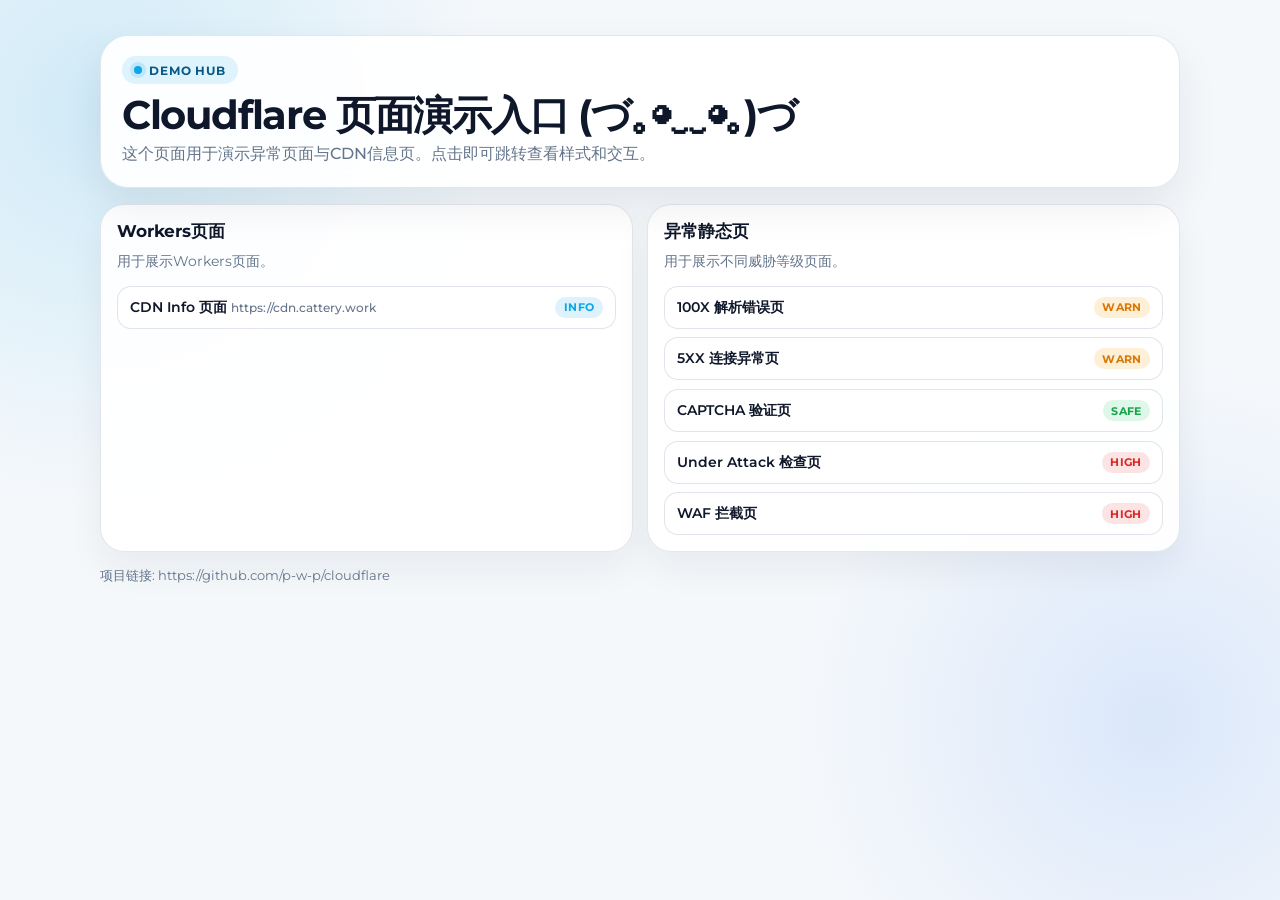
<file: index.html>
<!DOCTYPE html>
<html lang="zh-CN">
<head>
  <meta charset="utf-8">
  <meta name="viewport" content="width=device-width, initial-scale=1">
  <title>Cloudflare Pages Demo Hub</title>
  <link rel="dns-prefetch" href="//fonts.gstatic.com">
  <link href="https://fonts.googleapis.com/css?family=Montserrat:500,700,900&display=swap" rel="stylesheet">
  <style>
    :root {
      --bg: #f5f8fb;
      --ink: #0f172a;
      --muted: #64748b;
      --panel: rgba(255, 255, 255, 0.92);
      --border: rgba(148, 163, 184, 0.26);
      --primary: #0ea5e9;
      --green: #16a34a;
      --yellow: #d97706;
      --red: #dc2626;
    }

    * { box-sizing: border-box; }

    body {
      margin: 0;
      font-family: 'Montserrat', sans-serif;
      color: var(--ink);
      background:
        radial-gradient(circle at 8% 12%, rgba(14, 165, 233, 0.16), transparent 28%),
        radial-gradient(circle at 90% 80%, rgba(59, 130, 246, 0.14), transparent 26%),
        var(--bg);
      min-height: 100vh;
    }

    .shell {
      width: min(1080px, 94vw);
      margin: 0 auto;
      padding: 2.2rem 0 2.8rem;
    }

    .hero {
      background: var(--panel);
      border: 1px solid var(--border);
      border-radius: 28px;
      padding: 1.25rem 1.3rem;
      box-shadow: 0 18px 40px rgba(15, 23, 42, 0.08);
      backdrop-filter: blur(10px);
    }

    .eyebrow {
      display: inline-flex;
      align-items: center;
      gap: 0.45rem;
      font-size: 0.75rem;
      letter-spacing: 0.07em;
      text-transform: uppercase;
      color: #075985;
      background: rgba(14, 165, 233, 0.12);
      border-radius: 999px;
      padding: 0.4rem 0.75rem;
      font-weight: 700;
    }

    .eyebrow::before {
      content: '';
      width: 0.5rem;
      height: 0.5rem;
      border-radius: 999px;
      background: #0ea5e9;
      box-shadow: 0 0 0 4px rgba(14, 165, 233, 0.16);
    }

    h1 {
      margin: 0.7rem 0 0.35rem;
      font-size: clamp(1.45rem, 3.1vw, 2.5rem);
      letter-spacing: -0.03em;
      line-height: 1.05;
    }

    .subtitle {
      margin: 0;
      font-size: 0.98rem;
      line-height: 1.55;
      color: var(--muted);
      font-weight: 500;
    }

    .grid {
      margin-top: 1rem;
      display: grid;
      grid-template-columns: repeat(2, minmax(0, 1fr));
      gap: 0.9rem;
    }

    .card {
      background: var(--panel);
      border: 1px solid var(--border);
      border-radius: 24px;
      padding: 1rem;
      box-shadow: 0 16px 36px rgba(15, 23, 42, 0.06);
    }

    .card h2 {
      margin: 0;
      font-size: 1.04rem;
      letter-spacing: -0.01em;
    }

    .card p {
      margin: 0.45rem 0 0.85rem;
      color: var(--muted);
      font-size: 0.9rem;
      line-height: 1.55;
    }

    .links {
      display: grid;
      gap: 0.55rem;
    }

    .link {
      display: flex;
      align-items: center;
      justify-content: space-between;
      gap: 0.8rem;
      border: 1px solid rgba(148, 163, 184, 0.28);
      border-radius: 14px;
      padding: 0.62rem 0.72rem;
      text-decoration: none;
      color: var(--ink);
      font-weight: 600;
      font-size: 0.88rem;
      background: rgba(255, 255, 255, 0.72);
      transition: transform 120ms ease, border-color 120ms ease, box-shadow 120ms ease;
    }

    .link small {
      color: var(--muted);
      font-weight: 500;
      font-size: 0.77rem;
    }

    .link:hover {
      transform: translateY(-1px);
      border-color: rgba(14, 165, 233, 0.4);
      box-shadow: 0 8px 20px rgba(14, 165, 233, 0.12);
    }

    .tag {
      display: inline-flex;
      align-items: center;
      border-radius: 999px;
      padding: 0.22rem 0.55rem;
      font-size: 0.7rem;
      font-weight: 700;
      letter-spacing: 0.03em;
      text-transform: uppercase;
      white-space: nowrap;
    }

    .tag.green { background: rgba(34, 197, 94, 0.14); color: var(--green); }
    .tag.yellow { background: rgba(245, 158, 11, 0.16); color: var(--yellow); }
    .tag.red { background: rgba(239, 68, 68, 0.14); color: var(--red); }
    .tag.blue { background: rgba(14, 165, 233, 0.14); color: var(--primary); }

    footer {
      margin-top: 0.9rem;
      color: var(--muted);
      font-size: 0.82rem;
    }

    @media (max-width: 860px) {
      .grid { grid-template-columns: 1fr; }
      .shell { padding-top: 1.4rem; }
    }
  </style>
</head>
<body>
  <main class="shell">
    <section class="hero">
      <span class="eyebrow">Demo Hub</span>
      <h1>Cloudflare 页面演示入口 (づ｡◕‿‿◕｡)づ</h1>
      <p class="subtitle">这个页面用于演示异常页面与CDN信息页。点击即可跳转查看样式和交互。</p>
    </section>

    <section class="grid" aria-label="demo links">
      <article class="card">
        <h2>Workers页面</h2>
        <p>用于展示Workers页面。</p>
        <div class="links">
          <a class="link" href="https://cdn.cattery.work" target="_blank" rel="noopener noreferrer">
            <span>CDN Info 页面 <small>https://cdn.cattery.work</small></span>
            <span class="tag blue">info</span>
          </a>
        </div>
      </article>

      <article class="card">
        <h2>异常静态页</h2>
        <p>用于展示不同威胁等级页面。</p>
        <div class="links">
          <a class="link" href="100X.html" target="_blank" rel="noopener noreferrer"><span>100X 解析错误页</span><span class="tag yellow">warn</span></a>
          <a class="link" href="5xx.html" target="_blank" rel="noopener noreferrer"><span>5XX 连接异常页</span><span class="tag yellow">warn</span></a>
          <a class="link" href="captcha.html" target="_blank" rel="noopener noreferrer"><span>CAPTCHA 验证页</span><span class="tag green">safe</span></a>
          <a class="link" href="under_attack.html" target="_blank" rel="noopener noreferrer"><span>Under Attack 检查页</span><span class="tag red">high</span></a>
          <a class="link" href="waf_block.html" target="_blank" rel="noopener noreferrer"><span>WAF 拦截页</span><span class="tag red">high</span></a>
        </div>
      </article>
    </section>

    <footer>项目链接: https://github.com/p-w-p/cloudflare</footer>
  </main>
</body>
</html>
</file>
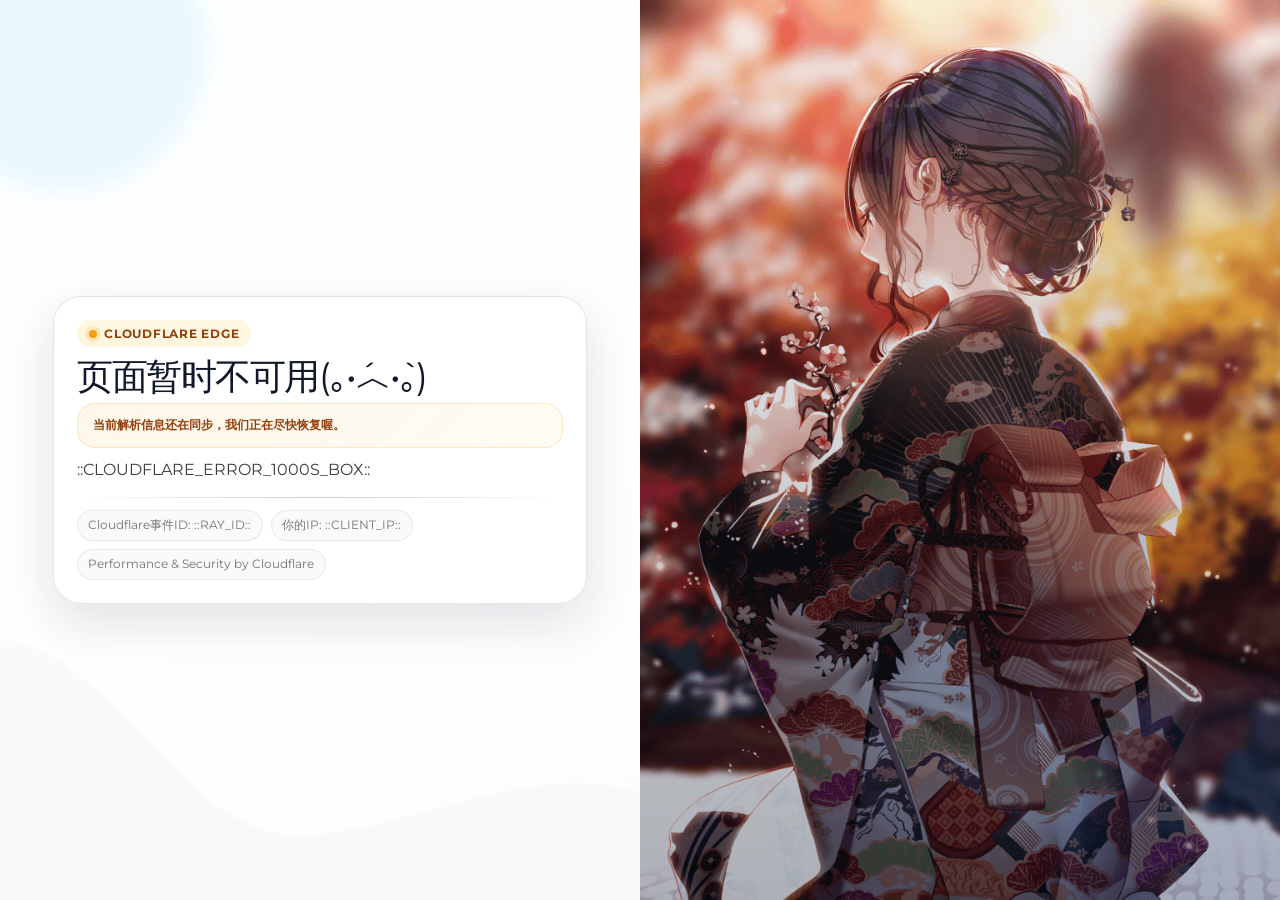
<file: 100X.html>
﻿<!DOCTYPE html>
<html lang="en">
<head>
    <meta charset="utf-8">
    <meta name="viewport" content="width=device-width, initial-scale=1, shrink-to-fit=no">
    <link rel="preconnect" href="https://fonts.gstatic.com" crossorigin>
    <link rel="preconnect" href="https://fonts.googleapis.com" crossorigin>
    <link href="https://fonts.googleapis.com/css2?family=Montserrat:wght@400;500;600;900&display=swap" rel="stylesheet">
    <link rel="stylesheet" href="assets/css/shared.css">
</head>
<body class="antialiased font-sans">
    <script id="page-config" type="application/json">{"title":"域名解析错误 | ${hostText}","accent":"yellow","hero":"页面暂时不可用(｡•́︿•̀｡)","messageHtml":"<p class=\"page-summary\">当前解析信息还在同步，我们正在尽快恢复喔。</p>","contentHtml":"::CLOUDFLARE_ERROR_1000S_BOX::","image":"assets/images/100x.png"}</script>
    <div id="page-root"></div>
    <script src="assets/js/page.js"></script>
</body>
</html>
</file>
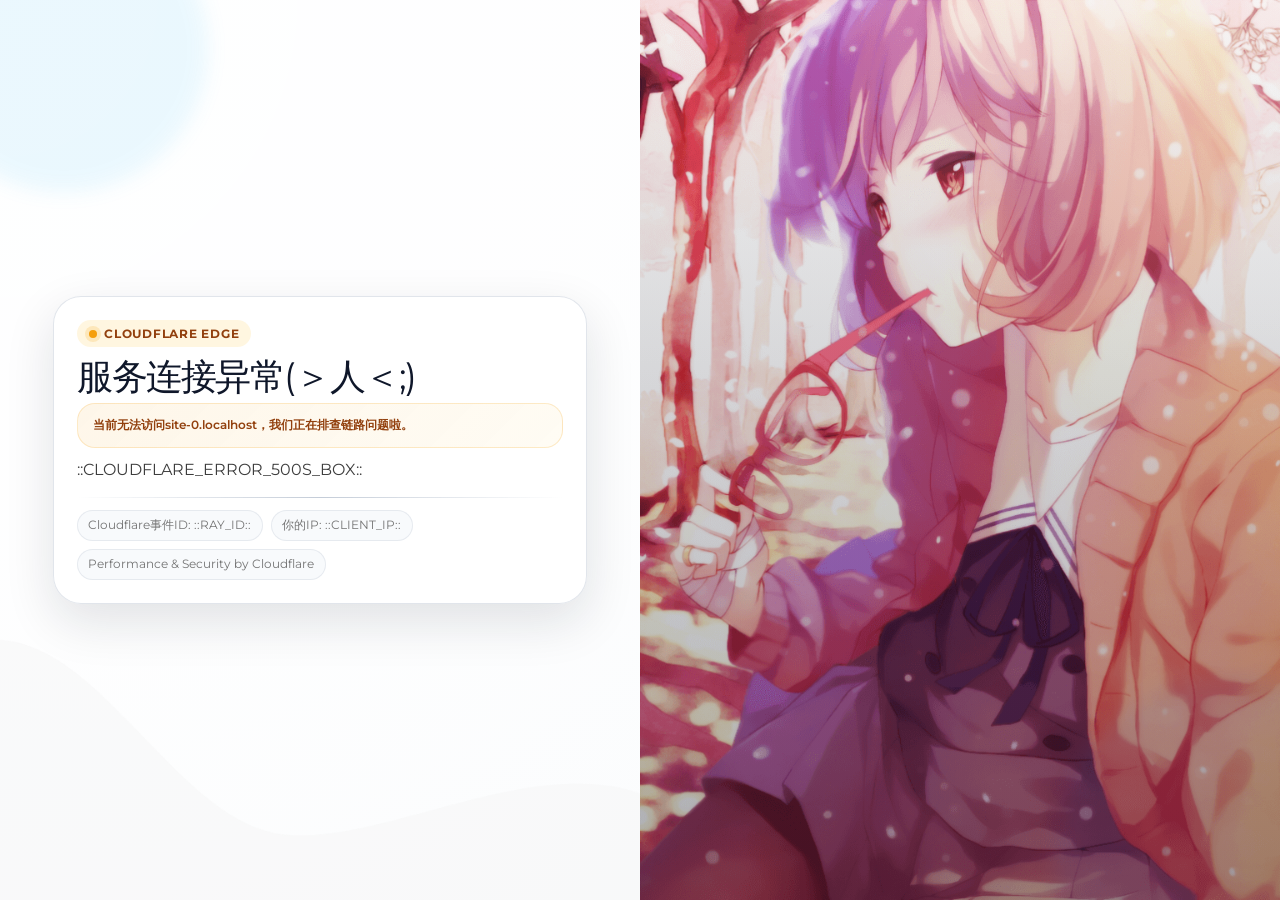
<file: 5xx.html>
﻿<!DOCTYPE html>
<html lang="en">
<head>
    <meta charset="utf-8">
    <meta name="viewport" content="width=device-width, initial-scale=1, shrink-to-fit=no">
    <link rel="preconnect" href="https://fonts.gstatic.com" crossorigin>
    <link rel="preconnect" href="https://fonts.googleapis.com" crossorigin>
    <link href="https://fonts.googleapis.com/css2?family=Montserrat:wght@400;500;600;900&display=swap" rel="stylesheet">
    <link rel="stylesheet" href="assets/css/shared.css">
</head>
<body class="antialiased font-sans">
    <script id="page-config" type="application/json">{"title":"无法连接到服务器 | ${hostText}","accent":"yellow","hero":"服务连接异常(＞人＜;)","messageHtml":"<p class=\"page-summary\" data-domain-text=\"当前无法访问${hostText}，我们正在排查链路问题啦。\">当前无法访问${hostText}，我们正在排查链路问题啦。</p>","contentHtml":"::CLOUDFLARE_ERROR_500S_BOX::","image":"assets/images/5xx.png"}</script>
    <div id="page-root"></div>
    <script src="assets/js/page.js"></script>
</body>
</html>
</file>
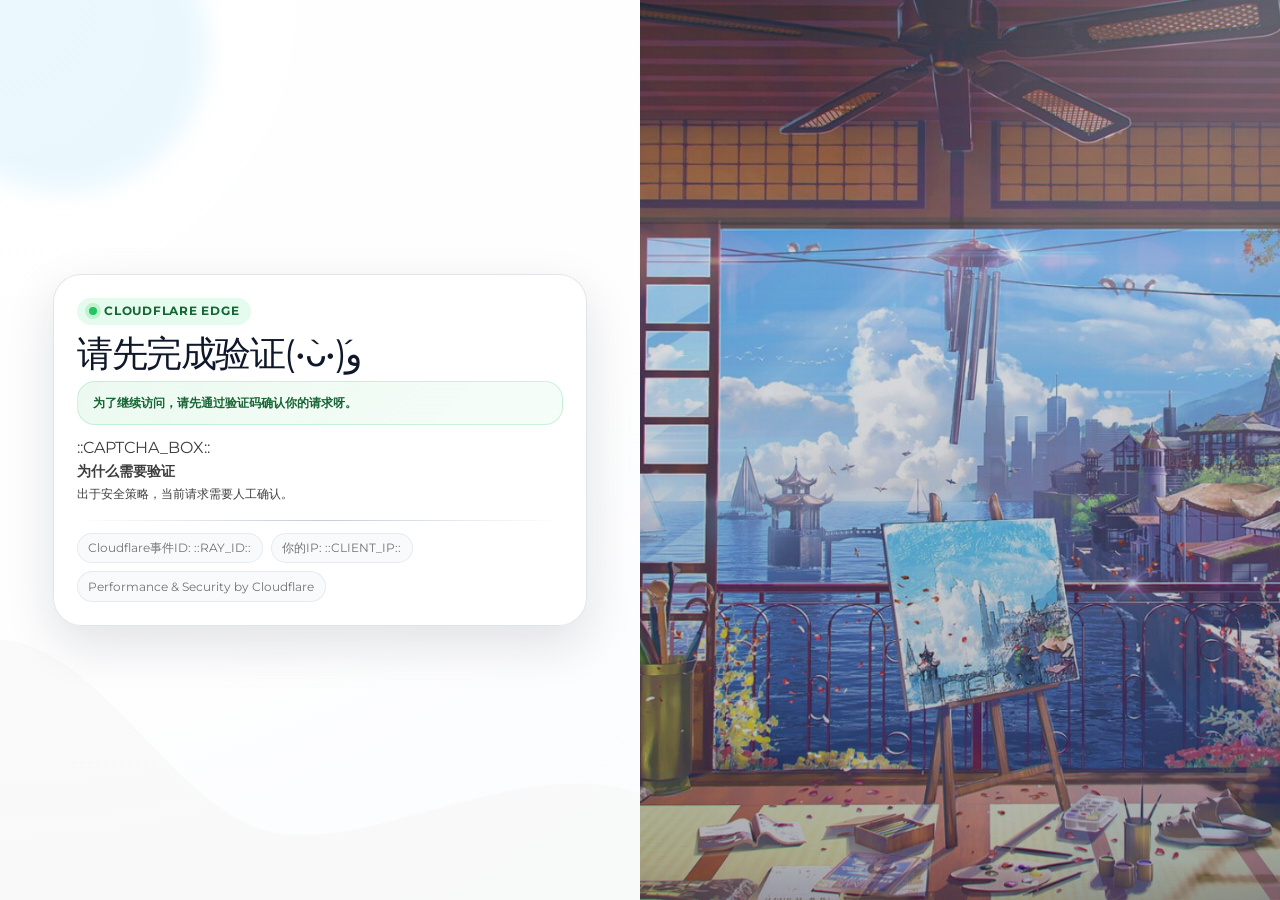
<file: captcha.html>
﻿<!DOCTYPE html>
<html lang="en">
<head>
    <meta charset="utf-8">
    <meta name="viewport" content="width=device-width, initial-scale=1, shrink-to-fit=no">
    <link rel="preconnect" href="https://fonts.gstatic.com" crossorigin>
    <link rel="preconnect" href="https://fonts.googleapis.com" crossorigin>
    <link href="https://fonts.googleapis.com/css2?family=Montserrat:wght@400;500;600;900&display=swap" rel="stylesheet">
    <link rel="stylesheet" href="assets/css/shared.css">
</head>
<body class="antialiased font-sans">
    <script id="page-config" type="application/json">{"title":"你是机器人咩？ | ${hostText}","accent":"green","hero":"请先完成验证(•̀ᴗ•́)و","messageHtml":"<p class=\"page-summary\">为了继续访问，请先通过验证码确认你的请求呀。</p>","contentHtml":"::CAPTCHA_BOX::<p class=\"highlight\">为什么需要验证</p><p class=\"std-text\">出于安全策略，当前请求需要人工确认。</p>","image":"assets/images/captcha.png"}</script>
    <div id="page-root"></div>
    <script src="assets/js/page.js"></script>
</body>
</html>
</file>
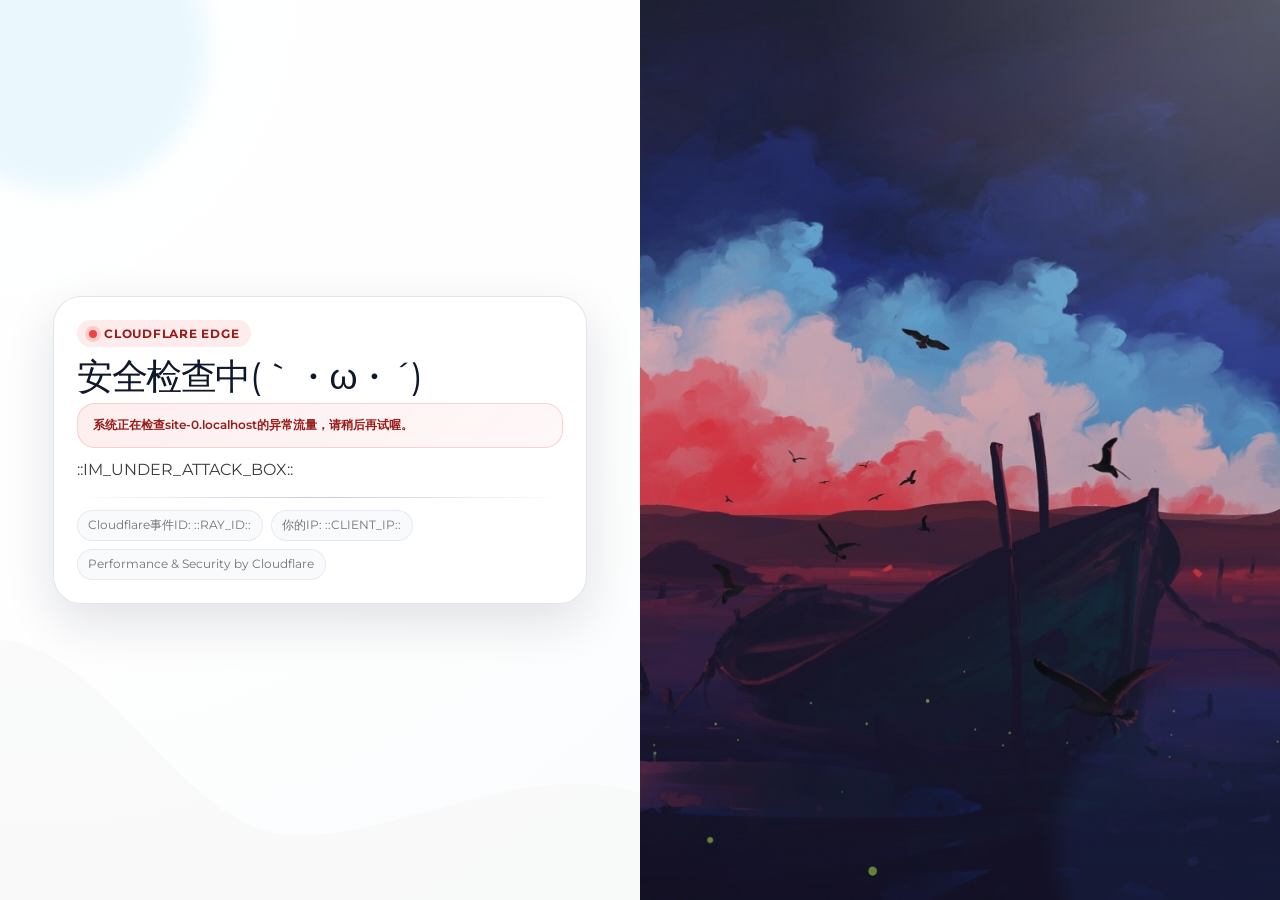
<file: under_attack.html>
﻿<!DOCTYPE html>
<html lang="en">
<head>
    <meta charset="utf-8">
    <meta name="viewport" content="width=device-width, initial-scale=1, shrink-to-fit=no">
    <link rel="preconnect" href="https://fonts.gstatic.com" crossorigin>
    <link rel="preconnect" href="https://fonts.googleapis.com" crossorigin>
    <link href="https://fonts.googleapis.com/css2?family=Montserrat:wght@400;500;600;900&display=swap" rel="stylesheet">
    <link rel="stylesheet" href="assets/css/shared.css">
</head>
<body class="antialiased font-sans">
    <script id="page-config" type="application/json">{"title":"你是机器人咩？ | ${hostText}","accent":"red","hero":"安全检查中(｀・ω・´)","messageHtml":"<p class=\"page-summary\" data-domain-text=\"系统正在检查${hostText}的异常流量，请稍后再试喔。\">系统正在检查${hostText}的异常流量，请稍后再试喔。</p>","contentHtml":"::IM_UNDER_ATTACK_BOX::","image":"assets/images/under_attack.png"}</script>
    <div id="page-root"></div>
    <script src="assets/js/page.js"></script>
</body>
</html>
</file>
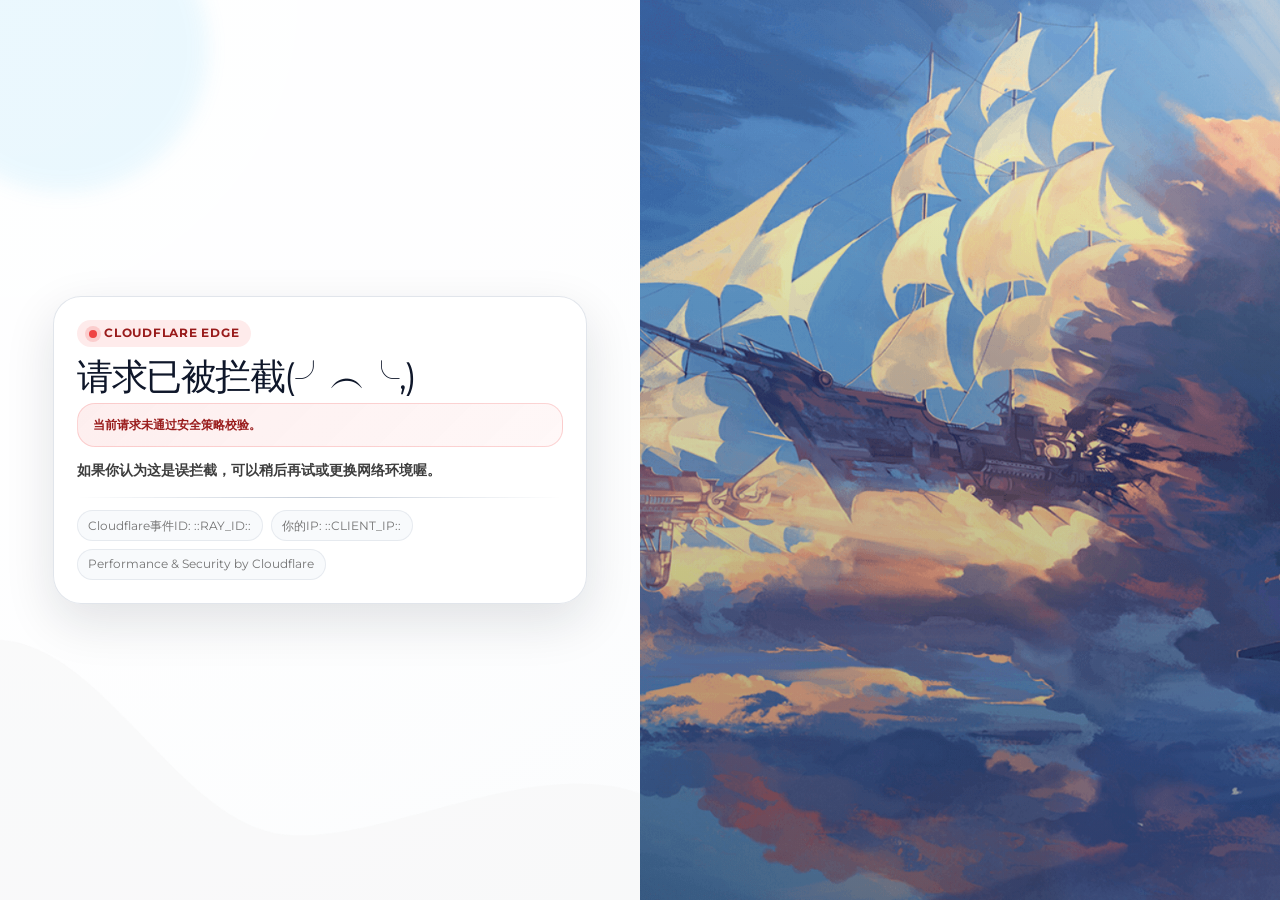
<file: waf_block.html>
﻿<!DOCTYPE html>
<html lang="en">
<head>
    <meta charset="utf-8">
    <meta name="viewport" content="width=device-width, initial-scale=1, shrink-to-fit=no">
    <link rel="preconnect" href="https://fonts.gstatic.com" crossorigin>
    <link rel="preconnect" href="https://fonts.googleapis.com" crossorigin>
    <link href="https://fonts.googleapis.com/css2?family=Montserrat:wght@400;500;600;900&display=swap" rel="stylesheet">
    <link rel="stylesheet" href="assets/css/shared.css">
</head>
<body class="antialiased font-sans">
    <script id="page-config" type="application/json">{"title":"访问已被拦截 | ${hostText}","accent":"red","hero":"请求已被拦截(╯︵╰,)","messageHtml":"<p class=\"page-summary\">当前请求未通过安全策略校验。</p>","contentHtml":"<p class=\"highlight\">如果你认为这是误拦截，可以稍后再试或更换网络环境喔。</p>","image":"assets/images/waf_block.png"}</script>
    <div id="page-root"></div>
    <script src="assets/js/page.js"></script>
</body>
</html>
</file>
<file: assets/css/shared.css>
﻿:root {
  --text-color: #3d3d3d;
  --muted-color: #747474;
  --border-color: #d3d3d3;
}

html {
  line-height: 1.15;
  -ms-text-size-adjust: 100%;
  -webkit-text-size-adjust: 100%;
  box-sizing: border-box;
}

body {
  margin: 0;
  font-family: 'Montserrat', sans-serif;
  background:
    radial-gradient(circle at top left, rgba(255, 255, 255, 0.96), rgba(255, 255, 255, 0.84) 38%, rgba(248, 250, 252, 1) 100%),
    #f8fafc;
  color: var(--text-color);
  -webkit-font-smoothing: antialiased;
  -moz-osx-font-smoothing: grayscale;
}

*, *::before, *::after { box-sizing: inherit; }
p { margin: 5px 0; }

.w-full { width: 100%; }
.flex { display: flex; }
.items-center { align-items: center; }
.justify-center { justify-content: center; }
.relative { position: relative; }
.absolute { position: absolute; }
.pb-full { padding-bottom: 100%; }
.max-w-sm { max-width: 40rem; }
.min-h-screen { min-height: 100vh; }
.h-2 { height: 0.18rem; }
.m-8 { margin: .5rem 1.8rem; }
.my-3 { margin-top: .75rem; margin-bottom: .75rem; }
.mb-7 { margin-bottom: 1rem; }
.leading-normal { line-height: 1.5; }
.bg-grey-light { background-color: #ddd; }
.text-5xl { font-size: 2rem; }
.text-2xl { font-size: 1.5rem; }
.text-grey-darker { color: #606f7b; }
.font-sans { font-family: 'Montserrat', sans-serif; }
.antialiased { -webkit-font-smoothing: antialiased; -moz-osx-font-smoothing: grayscale; }
.font-black { font-weight: 900; }

.main-body {
  min-height: 100vh;
  position: relative;
  overflow: hidden;
}

.page-shell::before,
.page-shell::after {
  content: '';
  position: absolute;
  inset: auto;
  border-radius: 999px;
  pointer-events: none;
  filter: blur(10px);
  opacity: 0.55;
}

.page-shell::before {
  width: 18rem;
  height: 18rem;
  top: -6rem;
  left: -5rem;
  background: rgba(56, 189, 248, 0.18);
}

.page-shell::after {
  width: 22rem;
  height: 22rem;
  right: -8rem;
  bottom: -8rem;
  background: rgba(59, 130, 246, 0.14);
}

.content-panel {
  position: relative;
  z-index: 1;
  padding: clamp(0.9rem, 2.2vw, 1.5rem);
}

.info-card {
  width: min(100%, 41rem);
  background: rgba(255, 255, 255, 0.92);
  border: 1px solid rgba(148, 163, 184, 0.28);
  border-radius: 28px;
  padding: clamp(1rem, 2vw, 1.45rem);
  box-shadow: 0 18px 50px rgba(15, 23, 42, 0.12);
  backdrop-filter: blur(14px);
}

.accent-blue {
  --accent-rgb: 14 165 233;
  --accent-rgb-soft: 56 189 248;
  --accent-ink: #075985;
  --accent-bg: rgba(56, 189, 248, 0.12);
  --accent-border: rgba(14, 165, 233, 0.16);
  --accent-glow: rgba(14, 165, 233, 0.16);
}

.accent-yellow {
  --accent-rgb: 245 158 11;
  --accent-rgb-soft: 251 191 36;
  --accent-ink: #92400e;
  --accent-bg: rgba(251, 191, 36, 0.14);
  --accent-border: rgba(245, 158, 11, 0.2);
  --accent-glow: rgba(245, 158, 11, 0.18);
}

.accent-red {
  --accent-rgb: 239 68 68;
  --accent-rgb-soft: 248 113 113;
  --accent-ink: #991b1b;
  --accent-bg: rgba(248, 113, 113, 0.14);
  --accent-border: rgba(239, 68, 68, 0.2);
  --accent-glow: rgba(239, 68, 68, 0.18);
}

.accent-green {
  --accent-rgb: 34 197 94;
  --accent-rgb-soft: 74 222 128;
  --accent-ink: #166534;
  --accent-bg: rgba(74, 222, 128, 0.14);
  --accent-border: rgba(34, 197, 94, 0.2);
  --accent-glow: rgba(34, 197, 94, 0.18);
}

.eyebrow {
  display: inline-flex;
  align-items: center;
  gap: 0.45rem;
  padding: 0.4rem 0.75rem;
  border-radius: 999px;
  background: var(--accent-bg, rgba(56, 189, 248, 0.12));
  color: var(--accent-ink, #075985);
  font-size: 0.78rem;
  font-weight: 700;
  letter-spacing: 0.06em;
  text-transform: uppercase;
}

.eyebrow::before {
  content: '';
  width: 0.5rem;
  height: 0.5rem;
  border-radius: 999px;
  background: rgb(var(--accent-rgb, 14 165 233));
  box-shadow: 0 0 0 4px var(--accent-glow, rgba(14, 165, 233, 0.16));
}

.hero-title {
  margin: 0.65rem 0 0.45rem;
  font-size: clamp(1.5rem, 2.8vw, 2.35rem);
  line-height: 1.02;
  letter-spacing: -0.04em;
  color: #0f172a;
}

.domain-highlight {
  margin-top: 0.55rem;
  padding: 0.82rem 0.95rem;
  border-radius: 18px;
  background: linear-gradient(135deg, rgb(var(--accent-rgb, 14 165 233) / 0.09), rgb(var(--accent-rgb-soft, 56 189 248) / 0.05));
  border: 1px solid var(--accent-border, rgba(14, 165, 233, 0.16));
  color: #0f172a;
}

.page-summary {
  margin: 0;
  color: var(--accent-ink, #0f172a);
  font-size: 0.95rem;
  line-height: 1.6;
  font-weight: 600;
}

.domain-highlight .sub-header h1,
.domain-highlight .sub-header p,
.domain-highlight .sub-header span {
  color: var(--accent-ink, #0f172a);
}

.page-body {
  margin-top: 0.85rem;
}

.footer-stack {
  margin-top: 0.9rem;
  display: grid;
  gap: 0.55rem;
}

.footer-divider {
  height: 1px;
  background: linear-gradient(90deg, transparent, rgba(148, 163, 184, 0.55), transparent);
  margin: 0.2rem 0 0.75rem;
}

.footer-chips {
  display: flex;
  flex-wrap: wrap;
  gap: 0.5rem;
}

.footer-chips span {
  display: inline-flex;
  align-items: center;
  padding: 0.45rem 0.65rem;
  border-radius: 999px;
  background: rgba(248, 250, 252, 0.92);
  border: 1px solid rgba(148, 163, 184, 0.18);
  color: var(--muted-color);
  font-size: 0.75rem;
  line-height: 1.2;
}

/* Worker-specific styles */
.metric-grid {
  display: grid;
  grid-template-columns: repeat(2, minmax(0, 1fr));
  gap: 0.65rem;
  margin-top: 0.85rem;
}

.metric {
  padding: 0.75rem 0.85rem;
  border-radius: 16px;
  background: #ffffff;
  border: 1px solid rgba(148, 163, 184, 0.22);
}

.metric-label {
  display: block;
  color: #64748b;
  font-size: 0.72rem;
  letter-spacing: 0.05em;
  text-transform: uppercase;
  margin-bottom: 0.25rem;
}

.metric-value {
  display: block;
  color: #0f172a;
  font-size: 0.92rem;
  font-weight: 700;
  line-height: 1.3;
  word-break: break-word;
}

.sub-footer {
  margin-top: 0;
}

.left-sec {
  background-image: url('../images/bg-1x.jpg');
  background-position: bottom;
  background-size: contain;
  background-repeat: no-repeat;
  color: var(--text-color);
}

.left-sec p,
.left-sec ul li,
.left-sec h1 {
  font-size: 12px;
  color: var(--text-color);
  line-height: 1.35;
}

.left-sec ul { padding-left: 1.1rem; }
.left-sec ul li { margin-bottom: 1rem; }
.left-sec ul li strong { font-weight: 600; }
.left-sec p.std-text.bold { font-weight: 600; }
.left-sec p.highlight { font-size: 14px; font-weight: 600; }

.content-body { max-height: 66vh; overflow-y: auto; }
.sub-header h1 { font-size: 1.15rem !important; }
.sub-footer p { color: var(--muted-color); }
.sub-footer ul { padding: 0; }
.sub-footer ul li { color: var(--text-color); font-size: 10px; display: inline; margin-left: 5px; }
.sub-footer ul li:first-child { margin-left: 0; }
.sub-footer ul li::before { content: '•'; padding-right: 6px; }
.sub-footer ul li:first-child::before { content: none; }

.right-sec {
  background-size: 100% 100%;
  position: relative;
  min-height: 34vh;
  overflow: hidden;
}

.right-sec::before,
.right-overlay {
  content: '';
  position: absolute;
  inset: 0;
  pointer-events: none;
}

.right-sec::before {
  background: linear-gradient(180deg, rgba(15, 23, 42, 0.03), rgba(15, 23, 42, 0.2));
}

.right-overlay {
  background:
    radial-gradient(circle at top right, rgba(255, 255, 255, 0.25), transparent 42%),
    linear-gradient(180deg, rgba(255, 255, 255, 0.06), rgba(15, 23, 42, 0.18));
}

body.dark-mode {
  background-color: rgba(0, 0, 0, 0.842);
  background-image: none;
  color: white;
}

body.dark-mode .page-shell::before,
body.dark-mode .page-shell::after {
  display: none;
}

body.dark-mode .info-card {
  background: rgba(15, 23, 42, 0.82);
  border-color: rgba(148, 163, 184, 0.18);
  box-shadow: 0 18px 50px rgba(0, 0, 0, 0.3);
}

body.dark-mode .eyebrow {
  background: rgba(14, 165, 233, 0.16);
  color: #7dd3fc;
}

body.dark-mode .hero-title,
body.dark-mode .domain-highlight {
  color: #e2e8f0;
}

body.dark-mode .domain-highlight {
  background: linear-gradient(135deg, rgba(15, 23, 42, 0.88), rgba(30, 41, 59, 0.92));
  border-color: rgba(14, 165, 233, 0.16);
}

body.dark-mode .footer-chips span {
  background: rgba(15, 23, 42, 0.72);
  border-color: rgba(148, 163, 184, 0.14);
  color: #cbd5e1;
}

body.dark-mode .oops {
  color: #e2e8f0 !important;
}

body.dark-mode .sub-footer ul li,
body.dark-mode .left-sec p,
body.dark-mode .left-sec h1,
body.dark-mode .left-sec ul li {
  color: white !important;
}

body.dark-mode .metric {
  background: rgba(30, 41, 59, 0.8);
  border-color: rgba(148, 163, 184, 0.14);
}

body.dark-mode .metric-label {
  color: #94a3b8;
}

body.dark-mode .metric-value {
  color: #e2e8f0;
}

@media (max-width: 767px) {
  .main-body { display: flex; flex-direction: column; }
  .left-sec {
    order: 2;
    text-align: center;
    min-height: 64vh;
    background-image: url('../images/bg-1x-mobile.png') !important;
  }
  .right-sec {
    order: 1;
    padding-bottom: unset;
    background-size: cover !important;
    background-position: center center;
    min-height: 28vh;
  }
  .m-8 { margin: .5rem 1.8rem; }
  .content-body { max-height: none; overflow-y: visible; }
  .text-5xl { font-size: 1.7rem; }
  .mb-7 { margin-bottom: 0.9rem; }
  .footer-chips { flex-direction: column; }
  .footer-chips span { width: 100%; }
  .sub-header h1 { font-size: 1.08rem !important; }
  .metric-grid { grid-template-columns: 1fr; }
}

@media (min-width: 768px) {
  .md\:flex { display: flex; }
  .md\:w-1\/2 { width: 50%; }
  .md\:min-h-screen { min-height: 100vh; }
  .md\:pb-0 { padding-bottom: 0; }
  .md\:text-3xl { font-size: 1.875rem; }
  .md\:text-15xl { font-size: 2rem; }
  .md\:my-6 { margin-top: 1.5rem; margin-bottom: 1rem; }
}

@media (min-width: 768px) and (max-width: 992px) {
  .md\:w-1\/2 { width: 70%; }
  .md\:w-1\/2:last-child { width: 30%; }
  .right-sec { background-size: unset !important; }
  .left-sec { background-image: url('../images/bg-1x-tablet.png') !important; }
}

@media (min-width: 992px) {
  .lg\:bg-center { background-position: center; }
}
</file>
